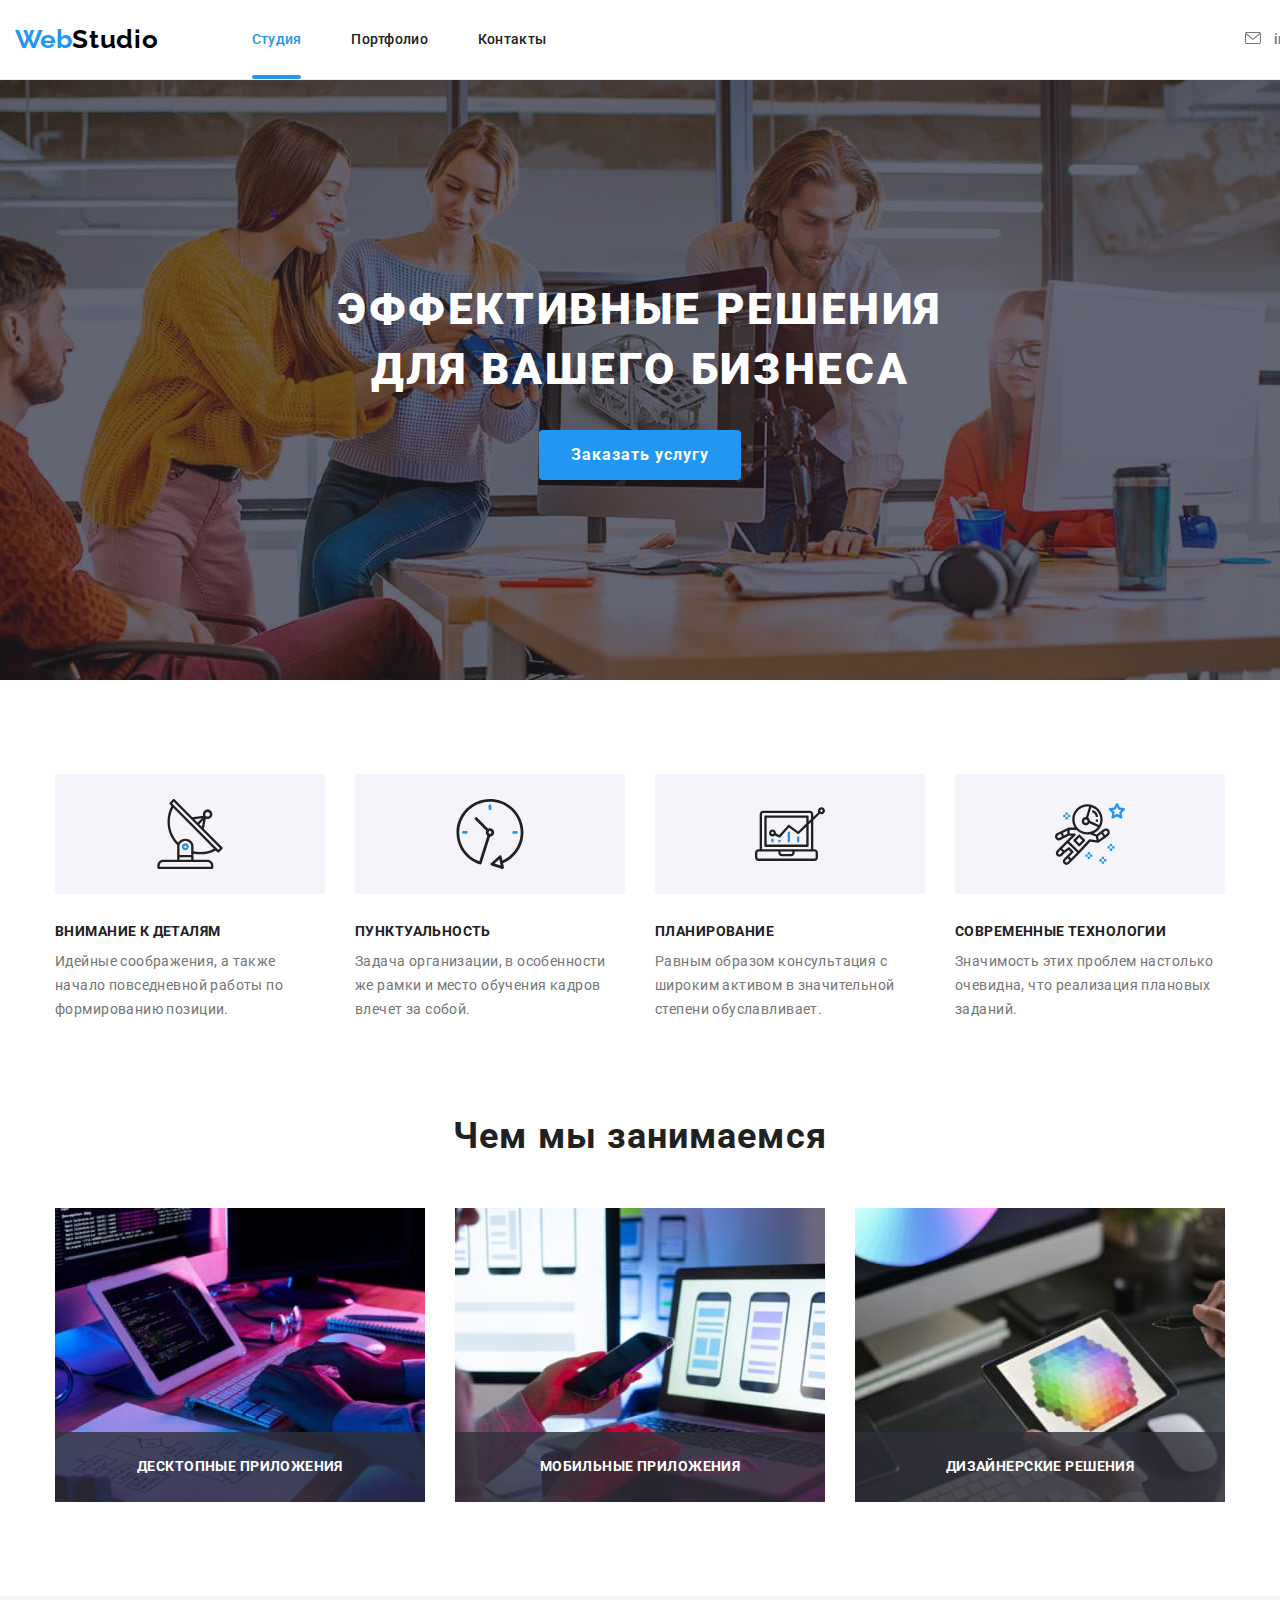
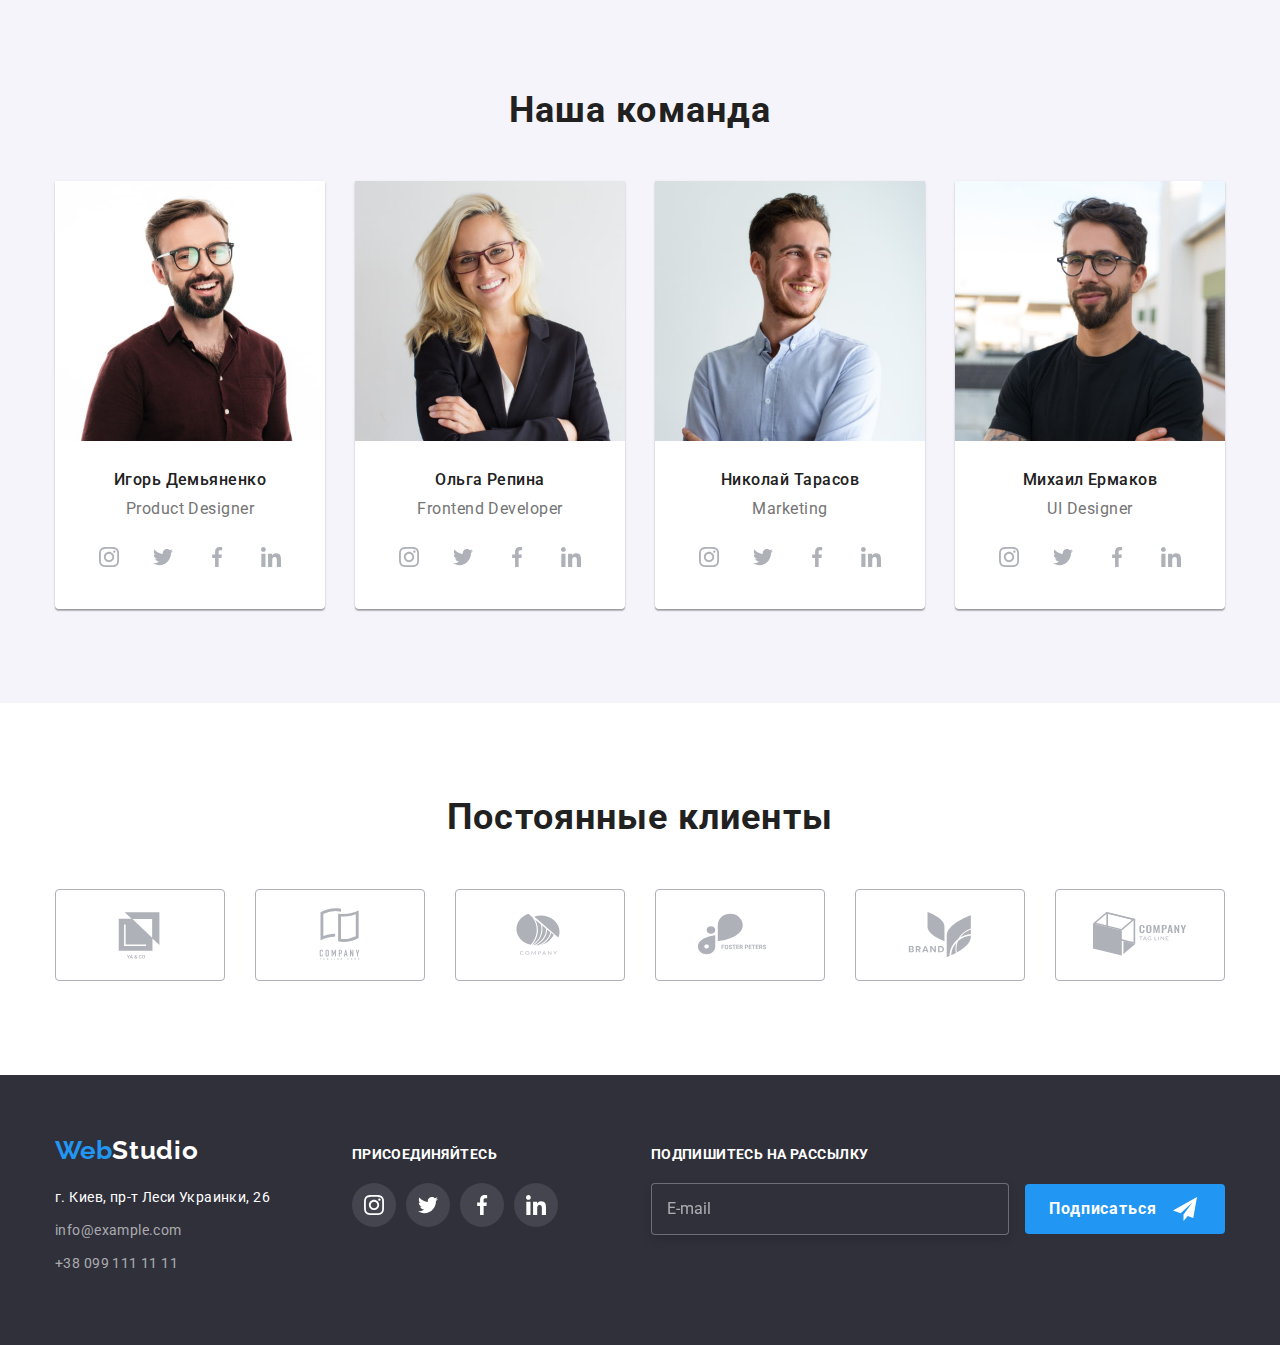
<file: index.html>
<!DOCTYPE html>
<html lang="ru">

<head>
    <meta charset="UTF-8">
    <meta http-equiv="X-UA-Compatible" content="IE=edge">
    <meta name="viewport" content="width=device-width, initial-scale=1.0">
    <link
        href="https://fonts.googleapis.com/css2?family=Raleway:wght@700&family=Roboto:wght@400;500;700;900&display=swap"
        rel="stylesheet">
    <title>WebStudio</title>
<link rel="stylesheet" href="https://cdnjs.cloudflare.com/ajax/libs/modern-normalize/1.1.0/modern-normalize.min.css">
    <link rel="stylesheet" href="./css/main.min.css">

</head>

<body>

    <!-- header -->

<header>
      <div class=" page-header container">   
        <a href="./index.html" class=" page-header__logo"> Web<span class="page-header__logo--another">Studio</span></a>
        <ul class="page-header__list list">
            <li class="page-header__item"> <a class="page-header__link--another" href="./index.html">Студия</a></li>
            <li class="page-header__item"> <a class="page-header__link" href="./portfolio.html">Портфолио</a></li>
            <li class="page-header__item"> <a class="page-header__link" href="./index.html">Контакты</a></li>
        </ul>

      
        <div class="page-header__navigation">
            
            <ul class="page-header__contacts list">
            <li>
               
                <a  class="page-header__mailto" href="mailto:info@devstudio.com">
                    
                    
                    <svg class="page-header__icon" width="16" height="12">
                        <use href="./image/symbol-defs.svg#icon-envelope">
                    
                        </use>
                    </svg>
                    info@devstudio.com</a>
                </li>
                
            <li>
                <a class="page-header__tel " href="tel:+38 099 111 11 11">

                    <svg class="page-header__icon" width="10" height="16">
                    <use href="./image/symbol-defs.svg#icon-smartphone">

                    </use>
                </svg>
                    +38 099 111 11 11
                </a>
            </li>
        </ul>
    </div>
        
    
        </div>
    </header>





    <main>
        <!------------- section-1------------------>
        

        <section class="selection-one">
            
            <div class="container">
                <h1 class="selection-title">Эффективные решения для вашего бизнеса</h1>
                <button data-modal-open type="button" class="selection-btn"> Заказать услугу </button>
            </div>

            
           
        </section>






        <!--------------------- section-2-------------->
        <section class="selection-two">
            <div class="container">
                <ul class="hero-list list">
                
                    <li class="hero-list__item ">
                        <div class="hero-list__icon">
                            <svg  width="70" height="70">
                                <use href="./image/symbol-defs.svg#icon-antenna-1" ></use>
                            </svg>
                        </div>
                        
                        <h3 class="hero-list__name">Внимание к деталям</h3>
                        <p class="hero-list__text">Идейные соображения, а также начало повседневной работы по формированию
                            позиции.</p>
                         
                            
                    </li>
                    <li class="hero-list__item">
                        <div class="hero-list__icon">
                            <svg  width="70" height="70">
                                <use href="./image/symbol-defs.svg#icon-clock-1"></use>
                            </svg>
                        </div>
                        <h3 class="hero-list__name">Пунктуальность</h3>
                        <p class="hero-list__text">Задача организации, в особенности же рамки и место обучения кадров влечет за
                            собой.</p>
                    </li>
                    <li class="hero-list__item">
                        <div class="hero-list__icon">
                            <svg width="70" height="70">
                                <use href="./image/symbol-defs.svg#icon-diagram-1"></use>
                            </svg>
                        </div>
                        <h3 class="hero-list__name">Планирование</h3>
                        <p class="hero-list__text">Равным образом консультация с широким активом в значительной степени
                            обуславливает.</p>
                    </li>
                    <li class="hero-list__item">
                        <div class="hero-list__icon">
                            <svg  width="70" height="70">
                                <use href="./image/symbol-defs.svg#icon-astronaut-1"></use>
                            </svg>
                        </div>
                        <h3 class="hero-list__name">Современные технологии</h3>
                        <p class="hero-list__text">Значимость этих проблем настолько очевидна, что реализация плановых заданий.
                        </p>
                    </li>
                </ul>
            </div>
        </section>








        <!------------- section-3---------------->

        <section class="selection-three">
            <div class="container">

                <h2 class="selection-three__name">Чем мы занимаемся </h2>
                <ul class="list card-image">

                    <li class="card-image__item">
                        <div class="card-image__meta">
                            <img src="./image/img.jpg" alt="робочий стол" width="370">
                            <div class="card-image__position">
                                <p class="card-image__text">Десктопные приложения</p>
                            </div>

                        </div>
                       
            
                    </li>


                    <li class="card-image__item">
                        <div class="card-image__meta">
                            <img src="./image/box 2.jpg" alt="техника" width="370">
                            <div class="card-image__position">
                                <p class="card-image__text">Мобильные приложения</p>
                            </div>
                        
                    
                    </li>

                    <li class="card-image__item">
                        <div class="card-image__meta">
                            <img src="./image/box 3.jpg" alt="планшет" width="370">
                            <div class="card-image__position">
                                <p class="card-image__text">Дизайнерские решения</p>
                            </div>
                        </li>
                </ul>
            </div>
            
        </section>







        <!-------------- section-4---------------->

        <section class="selection-four">
            <div class="container">
                <h2 class="selection-four__name">Наша команда</h2>
                <ul class="card-list list">
                   

                    <li class="card-list__item"> <img src="./image/img1.jpg" alt="Игорь Демьяненко" width="270">
                        <div class="card-list__position">
                            <h3 class="card-list__name"> Игорь Демьяненко</h3>
                            <p lang="en" class="card-list__text">Product Designer</p>

                            <ul class="social  list">
                                <li class="social__item">
                                    <a href="" class="social__icon">
                                        <svg class="social__svg" width="20" height="20">
                                            <use href="./image/symbol-defs.svg#icon-instagram-2"></use>
                                        </svg>
                                    </a>
                                </li>
                                <li class="social__item">
                                    <a href="" class="social__icon">
                                        <svg class="social__svg" width="20" height="20">
                                            <use href="./image/symbol-defs.svg#icon-twitter"></use>
                                        </svg>
                            
                                    </a>
                                </li>
                                <li class="social__item">
                                    <a href="" class="social__icon">
                                        <svg class="social__svg" width="20" height="20">
                                            <use href="./image/symbol-defs.svg#icon-facebook-1"></use>
                                        </svg>
                            
                            
                                    </a>
                                </li>
                                <li class="social__item">
                                    <a href="" class="social__icon">
                                        <svg class="social__svg" width="20" height="20">
                                            <use href="./image/symbol-defs.svg#icon-linkedin-1"></use>
                                        </svg>
                            
                                    </a>
                                </li>
                            
                            </ul>
                        </div>
                       
                    </li>
                
                
                    <li class="card-list__item"> <img src="./image/img2.jpg" alt="Ольга Репина" width="270">
                        <div class="card-list__position">
                            <h3 class="card-list__name">Ольга Репина</h3>
                            <p lang="en" class="card-list__text">Frontend Developer</p>
                            <ul class="social   list" >
                                <li class="social__item" >
                                    <a href="" class="social__icon" >
                                        <svg class="social__svg" width="20" height="20">
                                            <use href="./image/symbol-defs.svg#icon-instagram-2"></use>
                                        </svg>
                                    </a>
                                </li>
                                <li class="social__item">
                                    <a href="" class="social__icon">
                                        <svg class="social__svg" width="20" height="20">
                                            <use href="./image/symbol-defs.svg#icon-twitter"></use>
                                        </svg>

                                    </a>
                                </li>
                                <li class="social__item">
                                    <a href="" class="social__icon">
                                        <svg class="social__svg" width="20" height="20">
                                            <use href="./image/symbol-defs.svg#icon-facebook-1"></use>
                                        </svg>


                                    </a>
                                </li>
                                <li class="social__item">
                                    <a href="" class="social__icon">
                                        <svg class="social__svg" width="20" height="20">
                                            <use href="./image/symbol-defs.svg#icon-linkedin-1"></use>
                                        </svg>

                                    </a>
                                </li>
                                
                            </ul>
    
                        </div>
                        
                    </li>
                
                
                
                    <li class="card-list__item"> <img src="./image/img3.jpg" alt="Николай Тарасов" width="270">
                        <div class="card-list__position">
                            <h3 class="card-list__name">Николай Тарасов</h3>
                            <p lang="en" class="card-list__text">Marketing</p>
                            <ul class="social   list">
                                <li class="social__item">
                                    <a href="" class="social__icon">
                                        <svg class="social__svg" width="20" height="20">
                                            <use href="./image/symbol-defs.svg#icon-instagram-2"></use>
                                        </svg>
                                    </a>
                                </li>
                                <li class="social__item">
                                    <a href="" class="social__icon">
                                        <svg class="social__svg" width="20" height="20">
                                            <use href="./image/symbol-defs.svg#icon-twitter"></use>
                                        </svg>
                            
                                    </a>
                                </li>
                                <li class="social__item">
                                    <a href="" class="social__icon">
                                        <svg class="social__svg" width="20" height="20">
                                            <use href="./image/symbol-defs.svg#icon-facebook-1"></use>
                                        </svg>
                            
                            
                                    </a>
                                </li>
                                <li class="social__item">
                                    <a href="" class="social__icon">
                                        <svg class="social__svg" width="20" height="20">
                                            <use href="./image/symbol-defs.svg#icon-linkedin-1"></use>
                                        </svg>
                            
                                    </a>
                                </li>
                            
                            </ul>
                        </div>
                        
                    </li>
                
                
                    <li class="card-list__item"> <img src="./image/img4.jpg" alt="Михаил Ермаков" width="270">
                        <div class="card-list__position">
                        <h3 class="card-list__name">Михаил Ермаков</h3>
                        <p lang="en" class="card-list__text">UI Designer</p>
                        <ul class="social   list">
                            <li class="social__item">
                                <a href="" class="social__icon">
                                    <svg class="social__svg" width="20" height="20">
                                        <use href="./image/symbol-defs.svg#icon-instagram-2"></use>
                                    </svg>
                                </a>
                            </li>
                            <li class="social__item">
                                <a href="" class="social__icon">
                                    <svg class="social__svg" width="20" height="20">
                                        <use href="./image/symbol-defs.svg#icon-twitter"></use>
                                    </svg>
                        
                                </a>
                            </li>
                            <li class="social__item">
                                <a href="" class="social__icon">
                                    <svg class="social__svg" width="20" height="20">
                                        <use href="./image/symbol-defs.svg#icon-facebook-1"></use>
                                    </svg>
                        
                        
                                </a>
                            </li>
                            <li class="social__item">
                                <a href="" class="social__icon">
                                    <svg class="social__svg" width="20" height="20">
                                        <use href="./image/symbol-defs.svg#icon-linkedin-1"></use>
                                    </svg>
                        
                                </a>
                            </li>
                        
                        </ul>
                       </div>
                        
                    </li>

                </ul>
            </div>
            

        </section>




        <!------------ section-5------------------>

        
        <section class="section-fife">
            <div class="container">
                <h2 class="selection-four__name">Постоянные клиенты</h2>
                <ul class="card-nav list">

                    <li class="card-nav__item">
                        <a href="" class="card-nav__icon">
                            <svg class="card-nav__svg" width="106" height="60">
                                <use href="./image/symbol-defs.svg#icon-Logo1"></use>
                            </svg>


                        </a>
                    </li>
                    <li class="card-nav__item">
                        <a href="" class="card-nav__icon">
                            <svg class="card-nav__svg" width="106" height="60">
                                <use href="./image/symbol-defs.svg#icon-Logo2"></use>
                            </svg>
                    
                    
                        </a>
                    </li>
                    <li class="card-nav__item">
                        <a href="" class="card-nav__icon">
                            <svg class="card-nav__svg" width="106" height="60">
                                <use href="./image/symbol-defs.svg#icon-Logo3"></use>
                            </svg>
                    
                    
                        </a>
                    </li>
                    <li class="card-nav__item">
                        <a href="" class="card-nav__icon">
                            <svg class="card-nav__svg" width="106" height="60">
                                <use href="./image/symbol-defs.svg#icon-Logo4"></use>
                            </svg>
                    
                    
                        </a>
                    </li>
                    <li class="card-nav__item">
                        <a href="" class="card-nav__icon">
                            <svg class="card-nav__svg" width="106" height="60">
                                <use href="./image/symbol-defs.svg#icon-Logo5"></use>
                            </svg>
                    
                    
                        </a>
                    </li>
                    <li class="card-nav__item">
                        <a href="" class="card-nav__icon">
                            <svg class="card-nav__svg" width="106" height="60">
                                <use href="./image/symbol-defs.svg#icon-Logo6"></use>
                            </svg>
                    
                    
                        </a>
                    </li>
                    






                </ul>

            </div>
        </section>
    </main>


                        
    
                  <!------------------- footer--------------->

    <footer  class="page-footer">
        <div class="page-footer__position container">
            <div >
                <a href="./index.html" class="page-footer__logo">Web<span class="page-footer__logo--another">Studio</span></a>
            
                <address>
                    <ul class="list">
                        <li  class="page-footer__item" ><a class="page-footer__name" href="">г. Киев, пр-т Леси Украинки, 26</a></li>
                        <li  class="page-footer__items"><a class="page-footer__mailto" href="mailto:info@example.com">info@example.com</a>
                        </li>
                        <li class="page-footer__items" ><a class="page-footer__tel" href="tel:+38 099 111 11 11">+38 099 111 11 11</a></li>
                    </ul>
                </address>
            
            </div>
            
            <div class="footer-icon ">
            
                <h4 class="footer-icon__text">присоединяйтесь</h4>
                <ul class="footer-social  list">
                    <li class="footer-social__item">
                        <a href="" class="footer-social__icon">
                            <svg class="footer-social__svg" width="20" height="20">
                                <use href="./image/symbol-defs.svg#icon-instagram-2"></use>
                            </svg>
                        </a>
                    </li>
                    <li class="footer-social__item">
                        <a href="" class="footer-social__icon">
                            <svg class="footer-social__svg" width="20" height="20">
                                <use href="./image/symbol-defs.svg#icon-twitter"></use>
                            </svg>
            
                        </a>
                    </li>
                    <li class="footer-social__item">
                        <a href="" class="footer-social__icon">
                            <svg class="footer-social__svg" width="20" height="20">
                                <use href="./image/symbol-defs.svg#icon-facebook-1"></use>
                            </svg>
            
            
                        </a>
                    </li>
                    <li class="footer-social__item">
                        <a href="" class="footer-social__icon">
                            <svg class="footer-social__svg" width="20" height="20">
                                <use href="./image/symbol-defs.svg#icon-linkedin-1"></use>
                            </svg>
            
                        </a>
                    </li>
            
                </ul>

            </div>

            
            <form>
                <div class="footer-form">
                    <p class="footer-form__text">Подпишитесь на рассылку</p>
                    
                    <input type="email" placeholder="E-mail" class="footer-form__input">

                    <button type="button" class="footer-form__btn "> Подписаться
                        <svg class="footer-form__svg" width="24px" height="24px">
                            <use href="./image/symbol-defs.svg#icon-icon-send-1"></use>
                        </svg> 
                    </button>

                </div>
            </form>
       
        </div>

    </footer>





    <div class="overlay is-hidden" data-modal>
        <div class="modal-window">


    <form class="form " autocomplete="off"> 
        <p class="form__text">Оставьте свои данные, мы вам перезвоним</p>

            <label class="form__name" for="name">Имя</label>
        <div class="form__frame">
            
            <input class="form__input" type="text" name="name">
            <svg class="form__svg" width="18" height="18">
                <use  href="./image/symbol-defs.svg#icon-person-black-18dp-1-1">
            
                </use>
            </svg>

        </div>



                <label class="form__name" for="tel">Телефон</label>

            <div class="form__frame">
                
                <input class="form__input" type="tel" name="tel">
                <svg class="form__svg" width="18" height="18">
                    <use href="./image/symbol-defs.svg#icon-phone-black-18dp-1-1">
                
                    </use>
                </svg>

            </div>


            <label class="form__name" for="mail">Почта</label>
            
            <div class="form__frame">
                
                <input class="form__input" type="email" name="mail">
                <svg  class="form__svg" width="18" height="18">
                    <use href="./image/symbol-defs.svg#icon-email-black-18dp-1-1">
                
                    </use>
                </svg>
            </div>





            <label class="form__name" for="comment">Комментарий</label>

            <div class="form__frame--another">
               
                <textarea class="form__textarea" name="comment" id=""  rows="8" placeholder="Введите текст"></textarea>
                
            </div>




            
            <div >
                
                <label class="checkbox">
                    
                    <input class="checkbox__input" type="checkbox" name="topic"  required >


                    <svg class="checkbox__svg" width="11" height="8">

                        <use href="./image/symbol-defs.svg#icon-Vector-1-1">
                    
                        </use>
                    </svg>
                    
                    <p class="checkbox__text"> Соглашаюсь с рассылкой и принимаю <a class="checkbox__text--color" href="">Условия договора</a></p>
                    
                </label>
                    <button type="submit" class="checkbox__btn"> Отправить </button>
                

            </div>


            

    </form>
    
       
            <button type="button" class="modal-btn" data-modal-close >
                <svg class="modal-btn__svg " width="11" height="11">
                    <use href="./image/symbol-defs.svg#icon-Vector" >
                    
                    </use>
                </svg>

            </button>
           
        </div>
    </div>
    



   <script src="./modal.js"></script>
</body>

</html>
</file>
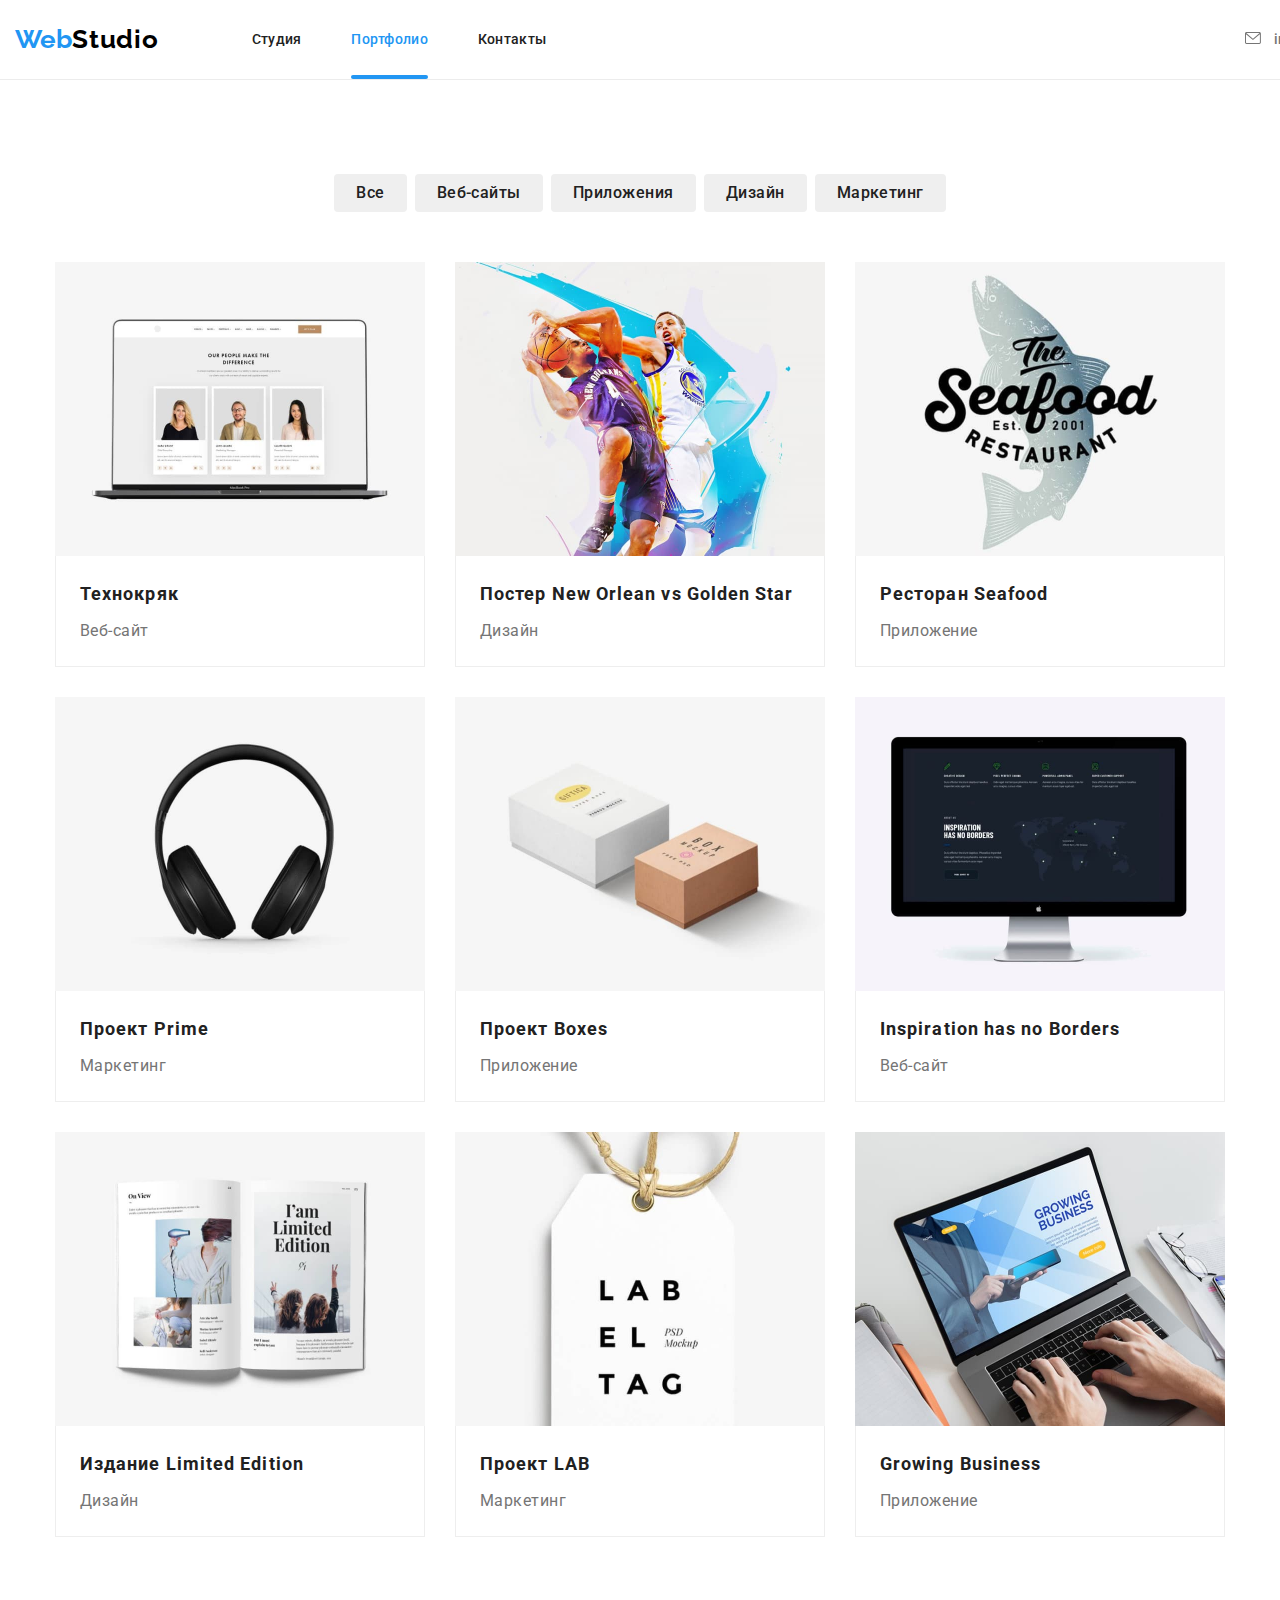
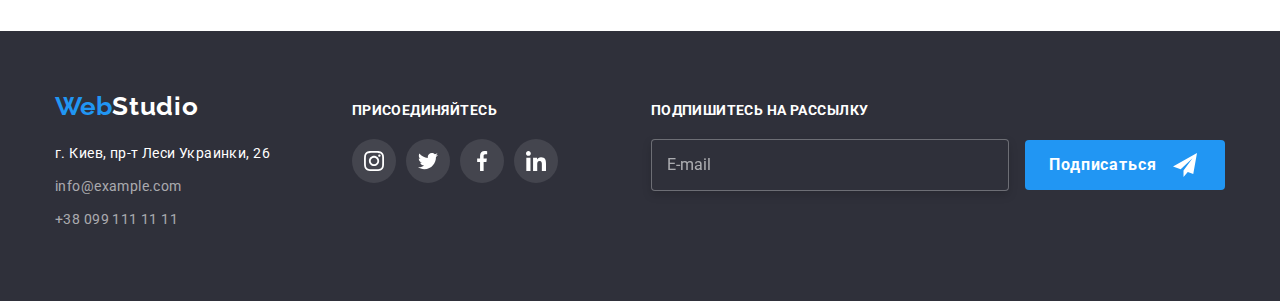
<file: portfolio.html>
<!DOCTYPE html>
<html lang="en">
<head>
    <meta charset="UTF-8">
    <meta http-equiv="X-UA-Compatible" content="IE=edge">
    <meta name="viewport" content="width=device-width, initial-scale=1.0">
    <title>Portfolio</title>
    <link href="https://fonts.googleapis.com/css2?family=Raleway:wght@700&family=Roboto:wght@400;500;700;900&display=swap"
        rel="stylesheet">
        <link rel="stylesheet" href="https://cdnjs.cloudflare.com/ajax/libs/modern-normalize/1.1.0/modern-normalize.min.css">
    <link rel="stylesheet" href="./css/main.min.css">
</head>
<body>
    <!---------------- header ------------------>
    
<header>
    <div class=" page-header container">
        <a href="./index.html" class=" page-header__logo"> Web<span class="page-header__logo--another">Studio</span></a>
        <ul class="page-header__list list">
            <li class="page-header__item"> <a class="page-header__link" href="./index.html">Студия</a></li>
            <li class="page-header__item"> <a class="page-header__link--another" href="./portfolio.html">Портфолио</a></li>
            <li class="page-header__item"> <a class="page-header__link" href="./index.html">Контакты</a></li>
        </ul>


        <div class="page-header__navigation">

            <ul class="page-header__contacts list">
                <li>

                    <a class="page-header__mailto" href="mailto:info@devstudio.com">


                        <svg class="page-header__icon" width="16" height="12">
                            <use href="./image/symbol-defs.svg#icon-envelope">

                            </use>
                        </svg>
                        info@devstudio.com</a>
                </li>

                <li>
                    <a class="page-header__tel " href="tel:+38 099 111 11 11">

                        <svg class="page-header__icon" width="10" height="16">
                            <use href="./image/symbol-defs.svg#icon-smartphone">

                            </use>
                        </svg>
                        +38 099 111 11 11
                    </a>
                </li>
            </ul>
        </div>


    </div>
</header>




        <main>
            <!-------------- -SELECTION-PORTFOLIO-------------->
            
            <section class="page-portfolio">
                <div class="container">
                    <h1 hidden>Примеры работ</h1>
                    
                    <ul class="page-portfolio__list list">
                        <li class="page-portfolio__position"><button type="button" class="page-portfolio__link">Все</button></li>
                        <li class="page-portfolio__position"><button type="button" class="page-portfolio__link">Веб-сайты</button></li>
                        <li class="page-portfolio__position"><button type="button" class="page-portfolio__link">Приложения</button></li>
                        <li class="page-portfolio__position"><button type="button" class="page-portfolio__link">Дизайн</button></li>
                        <li class="page-portfolio__position"><button type="button" class="page-portfolio__link">Маркетинг</button></li>
                    </ul>

            <!------------------SELECTION-PORTFOLIO---one-------------->

                    <ul class=" card-portfolio list">

                        <li class="card-portfolio__position">
        
                            <a href="" class="card-portfolio__link">
                                <div class="card-portfolio__place">
                                    <img src="./image/image(0).jpg" alt="Список людей" width="370">
                                    
                                    <div class="card-portfolio__frame">
                                        
                                        <p class="card-portfolio__text">Ресурс предлагает комплексные предложения с разным уровнем функционала и сервисов. Все это
                                            позволит посетителю получить
                                            исчерпывающие сведения o компании или частном лице.</p>

                                    </div>
                                    
                                        
                                    
                                </div>
                                
                                
                                <div class="card-portfolio__content">
                                    <h2 class="card-portfolio__name">Технокряк</h2>
                                    <p class="card-portfolio__alert">Веб-сайт</p>
                                </div>
                                
                            </a>
                        </li>
                        <li class="card-portfolio__position">
                            <a href="" class="card-portfolio__link">
                                <div class="card-portfolio__place">
                                    <img src="./image/image (1).jpg" alt="Постер New Orlean vs Golden Star" width="370">
                                
                                    <div class="card-portfolio__frame">
                                
                                        <p class="card-portfolio__text">Ресурс предлагает комплексные предложения с разным уровнем функционала и сервисов. Все это
                                            позволит посетителю получить
                                            исчерпывающие сведения o компании или частном лице.</p>
                                
                                     </div>
                                    </div>
                                
                                
                                <div class="card-portfolio__content">
                                    <h2 class="card-portfolio__name">Постер <span lang="en">New Orlean vs Golden Star</span></h2>
                                    <p class="card-portfolio__alert">Дизайн</p>
                                </div>
                                
                            </a>
                        </li>
                        <li class="card-portfolio__position">
                            <a href="" class="card-portfolio__link">
                                <div class="card-portfolio__place">
                                    <img src="./image/image (2).jpg" alt="Пример работы ресторан Seafood" width="370">
                                
                                    <div class="card-portfolio__frame">
                                
                                        <p class="card-portfolio__text">Ресурс предлагает комплексные предложения с разным уровнем функционала и сервисов. Все это
                                            позволит посетителю получить
                                            исчерпывающие сведения o компании или частном лице.</p>
                                
                                    </div>
                                </div>
                                
                                <div class="card-portfolio__content">
                                    <h2 class="card-portfolio__name">Ресторан <span lang="en">Seafood</span></h2>
                                    <p class="card-portfolio__alert">Приложение</p>
                                </div>
                                
                            </a>
                        </li>
                        <li class="card-portfolio__position">
                            <a href="" class="card-portfolio__link">

                            <div class="card-portfolio__place">
                                <img src="./image/image (3).jpg" alt="Наушники" width="370">
                            
                                <div class="card-portfolio__frame">
                            
                                    <p class="card-portfolio__text">Ресурс предлагает комплексные предложения с разным уровнем функционала и сервисов. Все это
                                        позволит посетителю получить
                                        исчерпывающие сведения o компании или частном лице.</p>
                            
                                </div>
                            </div>
                                
                                <div class="card-portfolio__content">
                                    <h2 class="card-portfolio__name">Проект <span lang="en">Prime</span></h2>
                                    <p class="card-portfolio__alert">Маркетинг</p>
                                </div>
                                
                            </a>
                        </li>
                        <li class="card-portfolio__position">
                            <a href="" class="card-portfolio__link">
                                <div class="card-portfolio__place">
                                    <img src="./image/image (4).jpg" alt=" Boxes" width="370">
                                
                                    <div class="card-portfolio__frame">
                                
                                        <p class="card-portfolio__text">Ресурс предлагает комплексные предложения с разным уровнем функционала и сервисов. Все это
                                            позволит посетителю получить
                                            исчерпывающие сведения o компании или частном лице.</p>
                                
                                    </div>
                                </div>
                                
                                
                                <div class="card-portfolio__content">
                                    <h2 class="card-portfolio__name">Проект <span lang="en">Boxes</span></h2>
                                    <p class="card-portfolio__alert">Приложение</p>
                                </div>
                                
                            </a>
                        </li>
                        <li class="card-portfolio__position">
                            <a href="" class="card-portfolio__link">
                                <div class="card-portfolio__place">
                                    <img src="./image/image (5).jpg" alt=" Проект Inspiration has no Borders" width="370">
                                
                                    <div class="card-portfolio__frame">
                                
                                        <p class="card-portfolio__text">Ресурс предлагает комплексные предложения с разным уровнем функционала и сервисов. Все это
                                            позволит посетителю получить
                                            исчерпывающие сведения o компании или частном лице.</p>
                                
                                    </div>
                                </div>
                                
                                <div class="card-portfolio__content">
                                    <h2 lang="en" class="card-portfolio__name">Inspiration has no Borders</h2>
                                    <p class="card-portfolio__alert">Веб-сайт</p>
                                </div>
                               
                            </a>
                        </li>
                        <li class="card-portfolio__position">
                            <a href="" class="card-portfolio__link">
                                <div class="card-portfolio__place">
                                    <img src="./image/image (6).jpg" alt=" Проект Издание Limited Edition" width="370">
                                
                                    <div class="card-portfolio__frame">
                                
                                        <p class="card-portfolio__text">Ресурс предлагает комплексные предложения с разным уровнем функционала и сервисов. Все это
                                            позволит посетителю получить
                                            исчерпывающие сведения o компании или частном лице.</p>
                                
                                    </div>
                                </div>
                               
                                <div class="card-portfolio__content">
                                    <h2 class="card-portfolio__name">Издание <span lang="en">Limited Edition</span></h2>
                                    <p class="card-portfolio__alert">Дизайн</p>
                                </div>
                                
                            </a>
                        </li>
                        <li class="card-portfolio__position">
                            <a href="" class="card-portfolio__link">
                                <div class="card-portfolio__place">
                                    <img src="./image/image (7).jpg" alt="Проект LAB" width="370">
                                
                                    <div class="card-portfolio__frame">
                                
                                        <p class="card-portfolio__text">Ресурс предлагает комплексные предложения с разным уровнем функционала и сервисов. Все это
                                            позволит посетителю получить
                                            исчерпывающие сведения o компании или частном лице.</p>
                                
                                    </div>
                                </div>
                                
                                <div class="card-portfolio__content">
                                    <h2 class="card-portfolio__name">Проект <span lang="en">LAB</span></h2>
                                    <p class="card-portfolio__alert">Маркетинг</p>
                                </div>
                                
                            </a>
                        </li>
                        <li class="card-portfolio__position">
                            <a href="" class="card-portfolio__link">
                                <div class="card-portfolio__place">
                                    <img src="./image/image (8).jpg" alt=" Проект Growing Business" width="370">
                                
                                    <div class="card-portfolio__frame">
                                
                                        <p class="card-portfolio__text">Ресурс предлагает комплексные предложения с разным уровнем функционала и сервисов. Все это
                                            позволит посетителю получить
                                            исчерпывающие сведения o компании или частном лице.</p>
                                
                                    </div>
                                </div>
                                
                                
                               
                                <div class="card-portfolio__content">
                                    <h2 lang="en" class="card-portfolio__name">Growing Business</h2>
                                    <p class="card-portfolio__alert">Приложение</p>
                                </div>
                                
                            </a>
                        </li>
                    </ul>

                </div>
               




            
            </section>
        </main>

 <footer  class="page-footer">
        <div class="page-footer__position container">
            <div >
                <a href="./index.html" class="page-footer__logo">Web<span class="page-footer__logo--another">Studio</span></a>
            
                <address>
                    <ul class="list">
                        <li  class="page-footer__item" ><a class="page-footer__name" href="">г. Киев, пр-т Леси Украинки, 26</a></li>
                        <li  class="page-footer__items"><a class="page-footer__mailto" href="mailto:info@example.com">info@example.com</a>
                        </li>
                        <li class="page-footer__items" ><a class="page-footer__tel" href="tel:+38 099 111 11 11">+38 099 111 11 11</a></li>
                    </ul>
                </address>
            
            </div>
            
            <div class="footer-icon ">
            
                <h4 class="footer-icon__text">присоединяйтесь</h4>
                <ul class="footer-social  list">
                    <li class="footer-social__item">
                        <a href="" class="footer-social__icon">
                            <svg class="footer-social__svg" width="20" height="20">
                                <use href="./image/symbol-defs.svg#icon-instagram-2"></use>
                            </svg>
                        </a>
                    </li>
                    <li class="footer-social__item">
                        <a href="" class="footer-social__icon">
                            <svg class="footer-social__svg" width="20" height="20">
                                <use href="./image/symbol-defs.svg#icon-twitter"></use>
                            </svg>
            
                        </a>
                    </li>
                    <li class="footer-social__item">
                        <a href="" class="footer-social__icon">
                            <svg class="footer-social__svg" width="20" height="20">
                                <use href="./image/symbol-defs.svg#icon-facebook-1"></use>
                            </svg>
            
            
                        </a>
                    </li>
                    <li class="footer-social__item">
                        <a href="" class="footer-social__icon">
                            <svg class="footer-social__svg" width="20" height="20">
                                <use href="./image/symbol-defs.svg#icon-linkedin-1"></use>
                            </svg>
            
                        </a>
                    </li>
            
                </ul>

            </div>

            
            <form>
                <div class="footer-form">
                    <p class="footer-form__text">Подпишитесь на рассылку</p>
                    
                    <input type="email" placeholder="E-mail" class="footer-form__input">

                    <button type="button" class="footer-form__btn "> Подписаться
                        <svg class="footer-form__svg" width="24px" height="24px">
                            <use href="./image/symbol-defs.svg#icon-icon-send-1"></use>
                        </svg> 
                    </button>

                </div>
            </form>
       
        </div>

    </footer>


</body>
</body>
</html>
</file>
<file: css/main.min.css>
:root{--header-color: #000000;--first-title-color: #212121;--second-title-color: #757575;--first-btn-color: #2196f3;--second-btn-color: #ffffff;--background-color: #2F303A;--background-color-next: #F5F4FA;--timing-function: cubic-bezier(0.4, 0, 0.2, 1)
}p,h1,h2,h3,h4,h5,h6,ul{margin:0;padding:0}body{margin:0;font-family:"Roboto", sans-serif}img{display:block}a{text-decoration:none}.list{list-style:none}.hero-list,.card-image,.card-list,.card-nav,.page-footer__position,.footer-form__svg,.card-portfolio{display:-webkit-box;display:-ms-flexbox;display:flex}.hero-list__icon,.card-image__position,.social__icon,.card-nav__icon,.footer-social__icon{display:-webkit-box;display:-ms-flexbox;display:flex;-webkit-box-pack:center;-ms-flex-pack:center;justify-content:center;-webkit-box-align:center;-ms-flex-align:center;align-items:center}.social,.footer-icon,.footer-social,.page-portfolio__list{-webkit-box-pack:center;-ms-flex-pack:center;justify-content:center;display:-webkit-box;display:-ms-flexbox;display:flex}.container{width:1200px;padding-left:15px;padding-right:15px;margin:0 auto}.page-header__logo{font-family:"Raleway";font-style:normal;font-weight:700;margin-right:93px;font-size:26px;line-height:1.19;color:var(--first-btn-color)}.page-header__logo--another{-webkit-transition:color 250ms var(--timing-function);transition:color 250ms var(--timing-function);font-family:'Raleway';font-style:normal;font-weight:700;font-size:26px;line-height:1.19;letter-spacing:0.03em;color:var(--header-color)}.page-header__logo--another:hover,.page-header__logo--another:focus{-webkit-transition:color 250ms var(--timing-function);transition:color 250ms var(--timing-function);color:var(--first-btn-color)}.page-header{border-bottom-width:1px;border-bottom-style:solid;border-bottom-color:#ECECEC;padding-top:24px;padding-bottom:24px;display:-webkit-box;display:-ms-flexbox;display:flex;-webkit-box-align:center;-ms-flex-align:center;align-items:center;width:1600px}.page-header__list{display:-webkit-box;display:-ms-flexbox;display:flex;-webkit-box-align:center;-ms-flex-align:center;align-items:center}.page-header__item{margin-right:50px}.page-header__link--another{font-weight:500;font-size:14px;line-height:1.14;letter-spacing:0.02em;color:var(--first-btn-color);-webkit-transition:color 250ms cubic-bezier(0.4, 0, 0.2, 1);transition:color 250ms cubic-bezier(0.4, 0, 0.2, 1);padding-top:32px;padding-bottom:32px;position:relative}.page-header__link--another::after{position:absolute;left:0;bottom:0%;content:'';width:100%;height:4px;background-color:var(--first-btn-color);border-radius:2px;-webkit-transition:color 250ms cubic-bezier(0.4, 0, 0.2, 1);transition:color 250ms cubic-bezier(0.4, 0, 0.2, 1)}.page-header__link{padding-top:32px;padding-bottom:32px;-webkit-transition:color 250ms var(--timing-function);transition:color 250ms var(--timing-function);font-weight:500;font-size:14px;line-height:1.14;letter-spacing:0.02em;color:var(--first-title-color)}.page-header__link:hover,.page-header__link:focus{-webkit-transition:color 250ms var(--timing-function);transition:color 250ms var(--timing-function);color:var(--first-btn-color)}.page-header__navigation{margin-left:auto}.page-header__contacts{display:-webkit-box;display:-ms-flexbox;display:flex;-webkit-box-align:center;-ms-flex-align:center;align-items:center}.page-header__tel,.page-header__mailto{font-weight:500;font-size:14px;line-height:1.14;letter-spacing:0.02em;color:var(--second-title-color);-webkit-transition:color 250ms var(--timing-function);transition:color 250ms var(--timing-function)}.page-header__tel:hover,.page-header__tel:focus,.page-header__mailto:hover,.page-header__mailto:focus{-webkit-transition:color 250ms var(--timing-function);transition:color 250ms var(--timing-function);color:var(--first-btn-color)}.page-header__tel.page-header__mailto,.page-header__mailto.page-header__mailto{margin-right:30px}.page-header__icon{margin-right:10px;fill:currentColor}.selection-one{margin-left:auto;margin-right:auto;max-width:1600px;padding-top:200px;padding-bottom:200px;background-color:var(--background-color);background-image:-webkit-gradient(linear, left top, right top, from(rgba(47,48,58,0.4)), to(rgba(47,48,58,0.4))),url(..//..//image/index4.jpg);background-image:linear-gradient(to right, rgba(47,48,58,0.4), rgba(47,48,58,0.4)),url(..//..//image/index4.jpg);background-repeat:no-repeat;background-position:center}.selection-title{width:696px;margin:0 auto 30px;font-weight:900;font-size:44px;line-height:1.36;text-align:center;letter-spacing:0.06em;text-transform:uppercase;color:var(--second-btn-color)}.selection-btn{font-family:inherit;font-weight:700;font-size:16px;line-height:1.9;text-align:center;letter-spacing:0.06em;cursor:pointer;border:none;border-radius:4px;padding:10px 32px;min-width:200px;display:block;margin:0 auto;color:var(--second-btn-color);background-color:var(--first-btn-color)}.selection-two{padding-top:94px;padding-bottom:94px}.hero-list__item{width:270px}.hero-list__item:not(:last-child){margin-right:30px}.hero-list__name{margin-top:0px;margin-bottom:10px;font-weight:700;font-size:14px;line-height:1.14;letter-spacing:0.03em;text-transform:uppercase;color:var(--first-title-color)}.hero-list__text{font-weight:400;font-size:14px;line-height:1.71;letter-spacing:0.03em;color:var(--second-title-color)}.hero-list__icon{width:270px;height:120px;margin-bottom:30px;border-radius:4px;background-color:var(--background-color-next)}.selection-three{padding-bottom:94px}.selection-three__name{margin-top:0px;margin-bottom:50px;font-weight:700;font-size:36px;line-height:1.16;text-align:center;letter-spacing:0.03em;color:var(--first-title-color)}.card-image__item:not(:last-child){margin-right:30px}.card-image__meta{position:relative}.card-image__position{width:370px;height:70px;bottom:0;position:absolute;background:rgba(47,48,58,0.8)}.card-image__text{font-weight:700;font-size:14px;line-height:1.14;letter-spacing:0.03em;text-transform:uppercase;color:var(--second-btn-color)}.selection-four{padding-top:94px;padding-bottom:94px;background-color:var(--background-color-next)}.selection-four__name{margin-bottom:50px;font-weight:700;font-size:36px;line-height:1.16;text-align:center;letter-spacing:0.03em;color:var(--first-title-color)}.card-list__item{-webkit-box-shadow:0px 1px 3px rgba(0,0,0,0.12),0px 1px 1px rgba(0,0,0,0.14),0px 2px 1px rgba(0,0,0,0.2);box-shadow:0px 1px 3px rgba(0,0,0,0.12),0px 1px 1px rgba(0,0,0,0.14),0px 2px 1px rgba(0,0,0,0.2);border-radius:0px 0px 4px 4px;width:270px;height:428px;background-color:var(--second-btn-color)}.card-list__item:not(:last-child){margin-right:30px}.card-list__position{padding-top:30px;padding-bottom:30px}.card-list__name{margin-top:0px;margin-bottom:10px;font-weight:500;font-size:16px;line-height:1.18;letter-spacing:0.03em;color:var(--first-title-color);text-align:center}.card-list__text{font-size:16px;line-height:1.18;letter-spacing:0.03em;color:var(--second-title-color);text-align:center}.social{margin-top:16px}.social__item+.social__item{margin-left:10px}.social__icon{background-color:var(--first-btn-color);-webkit-transition:color 250ms var(--timing-function),background-color 250ms var(--timing-function);transition:color 250ms var(--timing-function),background-color 250ms var(--timing-function);width:44px;height:44px;border-radius:50%;color:#afb1b8;background:rgba(255,255,255,0.1)}.social__icon:hover,.social__icon:focus{-webkit-transition:color 250ms var(--timing-function),background-color 250ms var(--timing-function);transition:color 250ms var(--timing-function),background-color 250ms var(--timing-function);background-color:var(--first-btn-color);color:var(--second-btn-color)}.social__svg{fill:currentColor}.section-fife{padding-top:94px;padding-bottom:94px}.card-nav__item+.card-nav__item{margin-left:30px}.card-nav__icon{-webkit-transition:color 250ms var(--timing-function),border-color 250ms var(--timing-function);transition:color 250ms var(--timing-function),border-color 250ms var(--timing-function);width:170px;height:92px;border:1px solid #AFB1B8;border-radius:4px;cursor:pointer;color:#afb1b8}.card-nav__icon:hover,.card-nav__icon:focus{-webkit-transition:color 250ms var(--timing-function),border-color 250ms var(--timing-function);transition:color 250ms var(--timing-function),border-color 250ms var(--timing-function);color:var(--first-btn-color);border-color:var(--first-btn-color)}.card-nav__svg{fill:currentColor}.modal-btn__svg:hover{fill:var(--first-btn-color)}.modal-btn{position:absolute;width:30px;height:30px;border-radius:50%;background:var(--second-btn-color);border:1px solid rgba(0,0,0,0.1);-webkit-box-sizing:border-box;box-sizing:border-box;top:0;right:0;margin-top:8px;margin-right:8px;cursor:pointer}.modal-window{position:absolute;-webkit-transform:translate(-50%, -50%) scale(1);transform:translate(-50%, -50%) scale(1);top:50%;left:50%;bottom:0%;width:528px;height:581px;-webkit-transition:-webkit-transform 250ms var(--timing-function);transition:-webkit-transform 250ms var(--timing-function);transition:transform 250ms var(--timing-function);transition:transform 250ms var(--timing-function), -webkit-transform 250ms var(--timing-function);background:var(--second-btn-color);-webkit-box-shadow:0px 1px 3px rgba(0,0,0,0.12),0px 1px 1px rgba(0,0,0,0.14),0px 2px 1px rgba(0,0,0,0.2);box-shadow:0px 1px 3px rgba(0,0,0,0.12),0px 1px 1px rgba(0,0,0,0.14),0px 2px 1px rgba(0,0,0,0.2);border-radius:4px}.overlay{position:fixed;top:0;left:0;width:100%;height:100%;background-color:rgba(0,0,0,0.2)}.overlay.is-hidden{opacity:0;pointer-events:none}.overlay.overlay.is-hidden .modal-window{-webkit-transform:translate(-50%, -50%) scale(2);transform:translate(-50%, -50%) scale(2)}.form{margin-top:40px;margin-left:40px;margin-right:40px}.form__text{font-style:normal;font-weight:700;font-size:20px;line-height:1.15;text-align:center;letter-spacing:0.03em;margin-bottom:12px;color:var(--first-title-color)}.form__frame{margin-top:4px;margin-bottom:10px;cursor:pointer;display:-webkit-box;display:-ms-flexbox;display:flex;-webkit-box-orient:vertical;-webkit-box-direction:normal;-ms-flex-direction:column;flex-direction:column;position:relative}.form__frame:focus-within,.form__frame input:focus-within,.form__textarea:focus{-webkit-transition:border-color 250ms var(--timing-function),fill 250ms var(--timing-function);transition:border-color 250ms var(--timing-function),fill 250ms var(--timing-function);fill:var(--first-btn-color);border-color:var(--first-btn-color)}.form__frame input{-webkit-transition:border-color 250ms var(--timing-function);transition:border-color 250ms var(--timing-function);width:448px;height:40px;border:1px solid rgba(33,33,33,0.2);-webkit-box-sizing:border-box;box-sizing:border-box;border-radius:4px;outline:none;margin:0}.form__svg{position:absolute;top:11px;left:15px}.form__svg:focus{-webkit-transition:border-color 250ms var(--timing-function),fill 250ms var(--timing-function);transition:border-color 250ms var(--timing-function),fill 250ms var(--timing-function);fill:var(--first-btn-color);border-color:var(--first-btn-color)}.form__name{font-size:12px;line-height:1.16;letter-spacing:0.01em;color:var(--second-title-color)}.form__frame--another{margin-top:4px;width:448px;height:120px;display:-webkit-box;display:-ms-flexbox;display:flex;-webkit-box-orient:vertical;-webkit-box-direction:normal;-ms-flex-direction:column;flex-direction:column;position:relative}.form__input{cursor:pointer;padding-left:42px}.form__textarea{-webkit-transition:border-color 250ms var(--timing-function);transition:border-color 250ms var(--timing-function);outline:none;padding:12px 16px;cursor:pointer;border:1px solid rgba(33,33,33,0.2);-webkit-box-sizing:border-box;box-sizing:border-box;border-radius:4px}.form__textarea::-webkit-input-placeholder{font-size:12px;line-height:14px;letter-spacing:0.01em;color:rgba(117,117,117,0.5)}.form__textarea:-ms-input-placeholder{font-size:12px;line-height:14px;letter-spacing:0.01em;color:rgba(117,117,117,0.5)}.form__textarea::-ms-input-placeholder{font-size:12px;line-height:14px;letter-spacing:0.01em;color:rgba(117,117,117,0.5)}.form__textarea::placeholder{font-size:12px;line-height:14px;letter-spacing:0.01em;color:rgba(117,117,117,0.5)}textarea{resize:none}.checkbox{display:-webkit-box;display:-ms-flexbox;display:flex;-webkit-box-align:center;-ms-flex-align:center;align-items:center;-webkit-box-pack:center;-ms-flex-pack:center;justify-content:center;margin-top:20px}.checkbox__input{-webkit-appearance:none;-moz-appearance:none;appearance:none}.checkbox__svg{-webkit-transition:background-color 250ms var(--timing-function);transition:background-color 250ms var(--timing-function);cursor:pointer;width:16px;height:15px;border:2px solid var(--first-title-color);border-radius:2px}.checkbox__input:checked+.checkbox__svg{-webkit-transition:background-color 250ms var(--timing-function);transition:background-color 250ms var(--timing-function);background-color:var(--first-btn-color);background-origin:border-box;border-color:var(--first-btn-color);background-size:contain}.checkbox__text{margin-left:7px;font-size:14px;line-height:1.71;letter-spacing:0.03em;color:var(--second-title-color)}.checkbox__text--color{-webkit-text-decoration-line:underline;text-decoration-line:underline;color:var(--first-btn-color)}.checkbox__btn{-webkit-transform:translateX(61%);transform:translateX(61%);font-family:inherit;font-weight:700;font-size:16px;line-height:1.9;text-align:center;letter-spacing:0.06em;cursor:pointer;border:none;width:200px;height:50px;border-radius:4px;background:var(--first-btn-color);color:var(--second-btn-color);margin-top:30px}.checkbox__btn:hover{background:#188CE8;-webkit-box-shadow:0px 4px 4px rgba(0,0,0,0.15);box-shadow:0px 4px 4px rgba(0,0,0,0.15)}.page-footer{padding-top:60px;padding-bottom:60px;background-color:var(--background-color)}.page-footer__position{-webkit-box-align:baseline;-ms-flex-align:baseline;align-items:baseline}.page-footer__item{margin-top:20px;margin-bottom:9px}.page-footer__items{margin-bottom:9px}.page-footer__name{font-style:normal;font-size:14px;line-height:1.71;letter-spacing:0.03em;color:var(--second-btn-color)}.page-footer__mailto{-webkit-transition:color 250ms var(--timing-function);transition:color 250ms var(--timing-function);font-style:normal;font-size:14px;line-height:1.71;letter-spacing:0.03em;color:rgba(255,255,255,0.6)}.page-footer__mailto:hover,.page-footer__mailto:focus{color:var(--first-btn-color)}.page-footer__tel{-webkit-transition:color 250ms var(--timing-function);transition:color 250ms var(--timing-function);font-style:normal;font-size:14px;line-height:1.71;letter-spacing:0.03em;color:rgba(255,255,255,0.6)}.page-footer__tel:hover,.page-footer__tel:focus{color:var(--first-btn-color)}.page-footer__logo{font-family:"Raleway";font-style:normal;font-weight:700;margin-right:93px;font-size:26px;line-height:1.19;color:var(--first-btn-color)}.page-footer__logo--another{-webkit-transition:color 250ms var(--timing-function);transition:color 250ms var(--timing-function);font-family:'Raleway';font-style:normal;font-weight:700;font-size:26px;line-height:1.19;letter-spacing:0.03em;color:var(--second-btn-color)}.page-footer__logo--another:hover,.page-footer__logo--another:focus{-webkit-transition:color 250ms var(--timing-function);transition:color 250ms var(--timing-function);color:var(--first-btn-color)}.footer-icon{margin-left:60px;height:80px;-webkit-box-orient:vertical;-webkit-box-direction:normal;-ms-flex-direction:column;flex-direction:column}.footer-icon__text{margin-bottom:20px;font-style:normal;font-weight:700;font-size:14px;line-height:1.14;letter-spacing:0.03em;text-transform:uppercase;color:var(--second-btn-color)}.footer-social__item+.footer-social__item{margin-left:10px}.footer-social__icon{background-color:var(--first-btn-color);-webkit-transition:color 250ms var(--timing-function),background-color 250ms var(--timing-function);transition:color 250ms var(--timing-function),background-color 250ms var(--timing-function);width:44px;height:44px;border-radius:50%;color:#afb1b8;background:rgba(255,255,255,0.1)}.footer-social__icon:hover,.footer-social__icon:focus{-webkit-transition:color 250ms var(--timing-function),background-color 250ms var(--timing-function);transition:color 250ms var(--timing-function),background-color 250ms var(--timing-function);background-color:var(--first-btn-color);color:var(--second-btn-color)}.footer-social__svg{color:var(--second-btn-color);fill:currentColor}.footer-form{margin-left:93px}.footer-form__text{font-style:normal;font-weight:700;font-size:14px;line-height:1.14;letter-spacing:0.03em;text-transform:uppercase;margin-bottom:20px;color:var(--second-btn-color)}.footer-form__input{width:358px;outline:none;padding-left:15px;padding-top:16px;padding-bottom:16px;border:1px solid rgba(255,255,255,0.3);-webkit-filter:drop-shadow(0px 4px 4px rgba(0,0,0,0.15));filter:drop-shadow(0px 4px 4px rgba(0,0,0,0.15));border-radius:4px;background-color:var(--background-color);color:var(--second-btn-color);-webkit-transition:border-color 250ms var(--timing-function);transition:border-color 250ms var(--timing-function)}.footer-form__input:focus{-webkit-transition:border-color 250ms var(--timing-function);transition:border-color 250ms var(--timing-function);border-color:var(--first-btn-color)}.footer-form__input::-webkit-input-placeholder{color:rgba(255,255,255,0.6)}.footer-form__input:-ms-input-placeholder{color:rgba(255,255,255,0.6)}.footer-form__input::-ms-input-placeholder{color:rgba(255,255,255,0.6)}.footer-form__input::placeholder{color:rgba(255,255,255,0.6)}.footer-form__btn{font-family:inherit;font-weight:700;font-size:16px;line-height:1.9;text-align:center;letter-spacing:0.06em;cursor:pointer;border:none;padding:10px 69px 10px 24px;width:200px;height:50px;border-radius:4px;margin-left:12px;position:relative;background:var(--first-btn-color);color:var(--second-btn-color)}.footer-form__svg{position:absolute;right:28px;bottom:13px}.page-portfolio{padding-top:94px;padding-bottom:94px}.page-portfolio__position+.page-portfolio__position{margin-left:8px}.page-portfolio__list{margin-top:0;margin-bottom:50px}.page-portfolio__link{-webkit-transition:color 250ms var(--timing-function),background-color 250ms var(--timing-function);transition:color 250ms var(--timing-function),background-color 250ms var(--timing-function);font-family:inherit;font-style:normal;font-weight:500;font-size:16px;line-height:1.62;text-align:center;letter-spacing:0.03em;cursor:pointer;border:none;border-radius:4px;padding:6px 22px;color:var(--first-title-color)}.page-portfolio__link:hover,.page-portfolio__link:focus{-webkit-transition:color 250ms var(--timing-function),background-color 250ms var(--timing-function);transition:color 250ms var(--timing-function),background-color 250ms var(--timing-function);background-color:var(--first-btn-color);color:var(--second-btn-color)}.card-portfolio{-ms-flex-wrap:wrap;flex-wrap:wrap}.card-portfolio__position{margin-right:30px;margin-bottom:30px;width:370px}.card-portfolio__position:nth-child(3n){margin-right:0}.card-portfolio__position:not(:nth-child(-n+6)){margin-bottom:0px}.card-portfolio__link{-webkit-transition:-webkit-box-shadow 250ms var(--timing-function);transition:-webkit-box-shadow 250ms var(--timing-function);transition:box-shadow 250ms var(--timing-function);transition:box-shadow 250ms var(--timing-function), -webkit-box-shadow 250ms var(--timing-function);display:block}.card-portfolio__link:hover,.card-portfolio__link:focus{-webkit-transition:-webkit-box-shadow 250ms var(--timing-function);transition:-webkit-box-shadow 250ms var(--timing-function);transition:box-shadow 250ms var(--timing-function);transition:box-shadow 250ms var(--timing-function), -webkit-box-shadow 250ms var(--timing-function);-webkit-box-shadow:0px 1px 1px rgba(0,0,0,0.12),0px 4px 4px rgba(0,0,0,0.06),1px 4px 6px rgba(0,0,0,0.16);box-shadow:0px 1px 1px rgba(0,0,0,0.12),0px 4px 4px rgba(0,0,0,0.06),1px 4px 6px rgba(0,0,0,0.16)}.card-portfolio__link:hover .card-portfolio__link.card-portfolio__frame{opacity:1;-webkit-transform:translateY(0);transform:translateY(0)}.card-portfolio__link:hover .card-portfolio__frame{opacity:1;-webkit-transform:translateY(0);transform:translateY(0)}.card-portfolio__place{position:relative;overflow:hidden}.card-portfolio__frame{position:absolute;top:0;left:0;margin:0;width:100%;height:100%;opacity:1;background:rgba(33,150,243,0.9);-webkit-transform:translateY(100%);transform:translateY(100%);-webkit-transition:-webkit-transform 250ms var(--timing-function);transition:-webkit-transform 250ms var(--timing-function);transition:transform 250ms var(--timing-function);transition:transform 250ms var(--timing-function), -webkit-transform 250ms var(--timing-function)}.card-portfolio__text{width:322px;height:168px;-webkit-transform:translate(24px, 63px);transform:translate(24px, 63px);font-style:normal;font-weight:400;font-size:18px;line-height:1.56;letter-spacing:0.03em;left:50%;top:50%;margin:0;color:var(--second-btn-color)}.card-portfolio__content{padding:20px 24px;border:1px solid #EEEEEE;border-top:0}.card-portfolio__name{margin-bottom:4px;font-weight:700;font-size:18px;line-height:2;letter-spacing:0.06em;color:var(--first-title-color)}.card-portfolio__alert{font-size:16px;line-height:1.88;letter-spacing:0.03em;color:var(--second-title-color)}
/*# sourceMappingURL=main.min.css.map */
</file>
